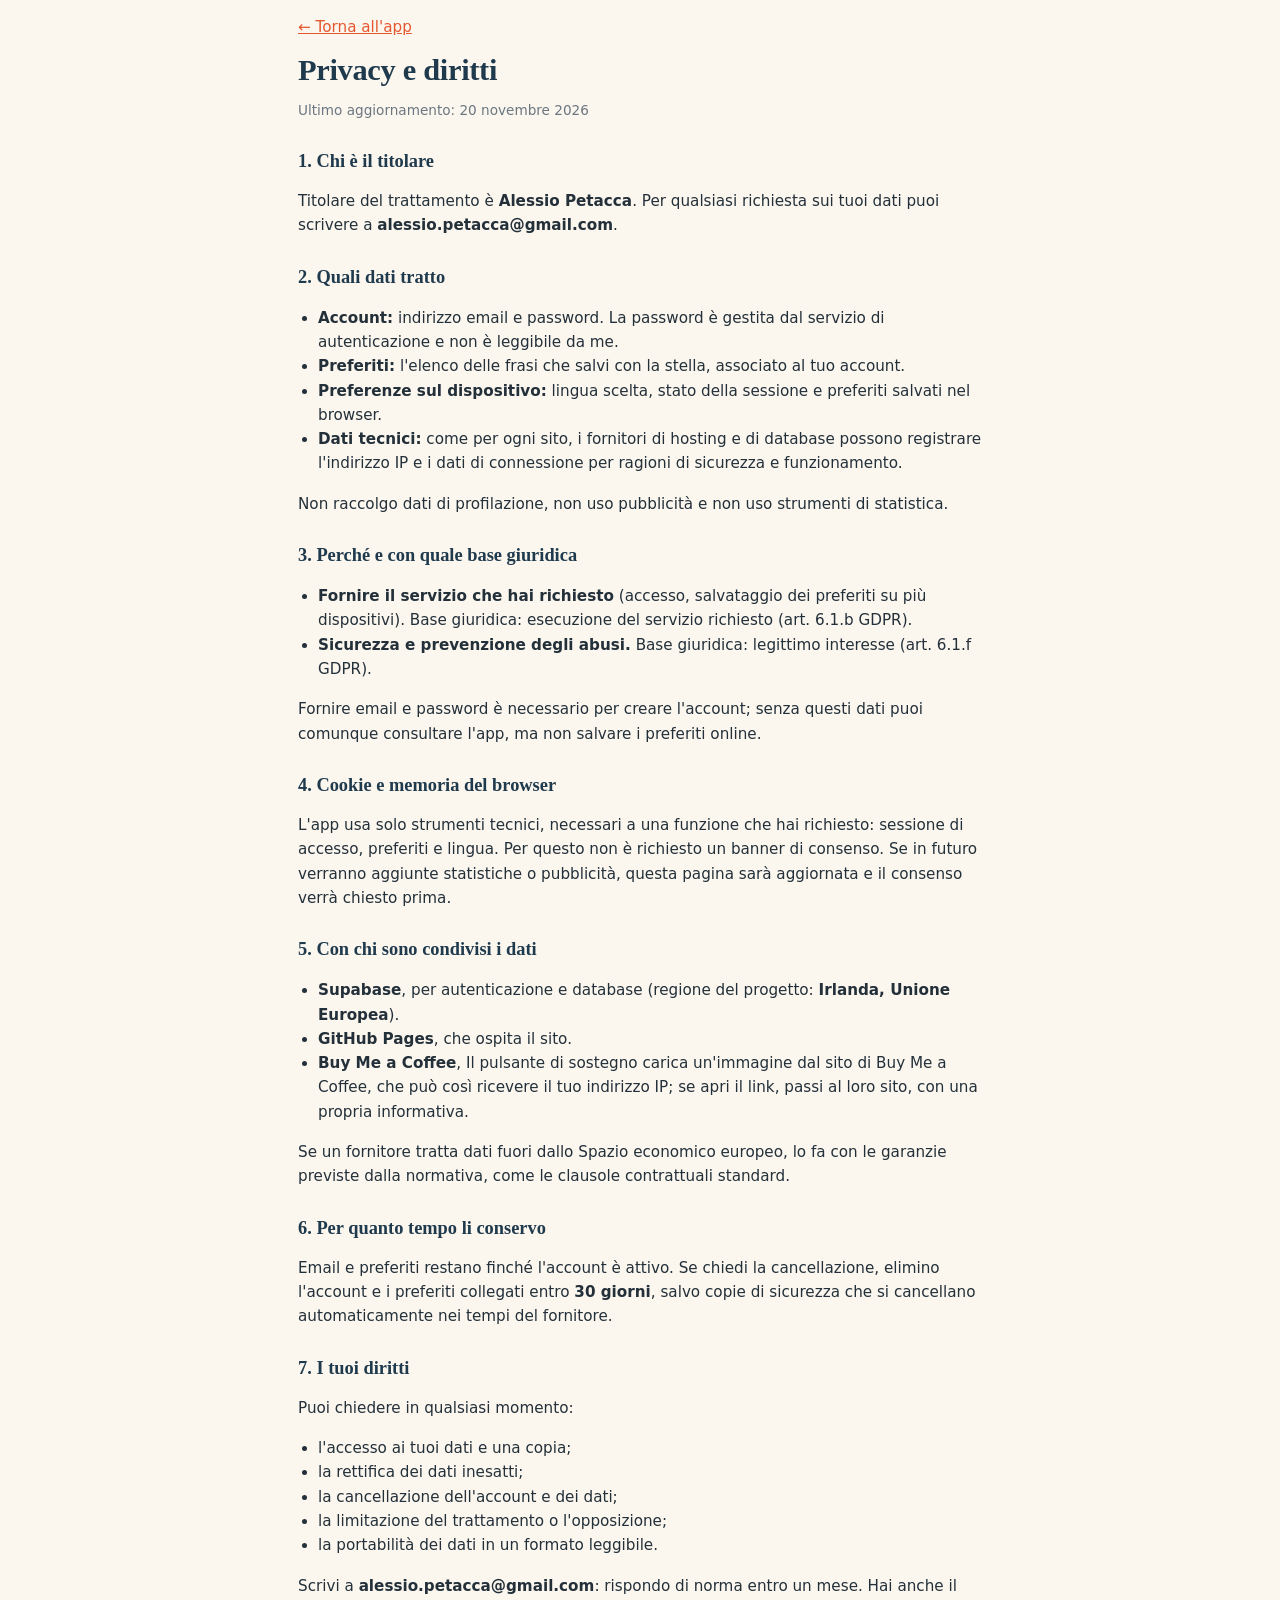
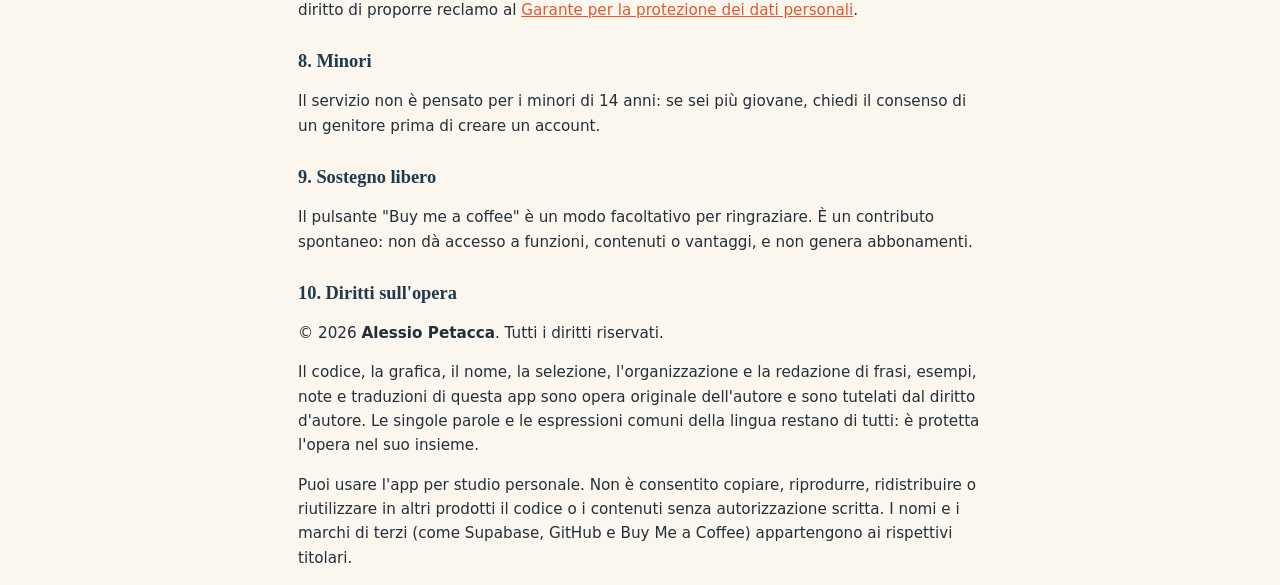
<file: privacy.html>
<!doctype html>
<html lang="it">
<head>
<meta charset="utf-8">
<meta name="viewport" content="width=device-width, initial-scale=1">
<title>Privacy e diritti –English in the Pocket</title>
<link rel="stylesheet" href="style.css">
<style>
  .legal h1 { max-width: none; margin-bottom: 6px; }
  .legal h2 { font: 700 1.15rem/1.3 Georgia, "Times New Roman", serif; color: var(--ink); margin: 28px 0 8px; }
  .legal p, .legal li { font-size: .95rem; line-height: 1.6; }
  .legal ul { padding-left: 20px; }
  .legal a { color: var(--accent); }
  .legal .meta { color: var(--muted); font-size: .85rem; }
</style>
</head>
<body>
<main class="wrap legal">
  <p><a href="index.html">&larr; Torna all'app</a></p>
  <h1>Privacy e diritti</h1>
  <p class="meta">Ultimo aggiornamento: 20 novembre 2026</p>

  <h2>1. Chi è il titolare</h2>
  <p>Titolare del trattamento è <strong>Alessio Petacca</strong>. Per qualsiasi richiesta sui tuoi dati puoi scrivere a <strong>alessio.petacca@gmail.com</strong>.</p>

  <h2>2. Quali dati tratto</h2>
  <ul>
    <li><strong>Account:</strong> indirizzo email e password. La password è gestita dal servizio di autenticazione e non è leggibile da me.</li>
    <li><strong>Preferiti:</strong> l'elenco delle frasi che salvi con la stella, associato al tuo account.</li>
    <li><strong>Preferenze sul dispositivo:</strong> lingua scelta, stato della sessione e preferiti salvati nel browser.</li>
    <li><strong>Dati tecnici:</strong> come per ogni sito, i fornitori di hosting e di database possono registrare l'indirizzo IP e i dati di connessione per ragioni di sicurezza e funzionamento.</li>
  </ul>
  <p>Non raccolgo dati di profilazione, non uso pubblicità e non uso strumenti di statistica.</p>

  <h2>3. Perché e con quale base giuridica</h2>
  <ul>
    <li><strong>Fornire il servizio che hai richiesto</strong> (accesso, salvataggio dei preferiti su più dispositivi). Base giuridica: esecuzione del servizio richiesto (art. 6.1.b GDPR).</li>
    <li><strong>Sicurezza e prevenzione degli abusi.</strong> Base giuridica: legittimo interesse (art. 6.1.f GDPR).</li>
  </ul>
  <p>Fornire email e password è necessario per creare l'account; senza questi dati puoi comunque consultare l'app, ma non salvare i preferiti online.</p>

  <h2>4. Cookie e memoria del browser</h2>
  <p>L'app usa solo strumenti tecnici, necessari a una funzione che hai richiesto: sessione di accesso, preferiti e lingua. Per questo non è richiesto un banner di consenso. Se in futuro verranno aggiunte statistiche o pubblicità, questa pagina sarà aggiornata e il consenso verrà chiesto prima.</p>

  <h2>5. Con chi sono condivisi i dati</h2>
  <ul>
    <li><strong>Supabase</strong>, per autenticazione e database (regione del progetto: <strong>Irlanda, Unione Europea</strong>).</li>
    <li><strong>GitHub Pages</strong>, che ospita il sito.</li>
    <li><strong>Buy Me a Coffee</strong>, Il pulsante di sostegno carica un'immagine dal sito di Buy Me a Coffee, che può così ricevere il tuo indirizzo IP; se apri il link, passi al loro sito, con una propria informativa.</li>
  </ul>
  <p>Se un fornitore tratta dati fuori dallo Spazio economico europeo, lo fa con le garanzie previste dalla normativa, come le clausole contrattuali standard.</p>

  <h2>6. Per quanto tempo li conservo</h2>
  <p>Email e preferiti restano finché l'account è attivo. Se chiedi la cancellazione, elimino l'account e i preferiti collegati entro <strong>30 giorni</strong>, salvo copie di sicurezza che si cancellano automaticamente nei tempi del fornitore.</p>

  <h2>7. I tuoi diritti</h2>
  <p>Puoi chiedere in qualsiasi momento:</p>
  <ul>
    <li>l'accesso ai tuoi dati e una copia;</li>
    <li>la rettifica dei dati inesatti;</li>
    <li>la cancellazione dell'account e dei dati;</li>
    <li>la limitazione del trattamento o l'opposizione;</li>
    <li>la portabilità dei dati in un formato leggibile.</li>
  </ul>
  <p>Scrivi a <strong>alessio.petacca@gmail.com</strong>: rispondo di norma entro un mese. Hai anche il diritto di proporre reclamo al <a href="https://www.garanteprivacy.it" target="_blank" rel="noopener noreferrer">Garante per la protezione dei dati personali</a>.</p>

  <h2>8. Minori</h2>
  <p>Il servizio non è pensato per i minori di 14 anni: se sei più giovane, chiedi il consenso di un genitore prima di creare un account.</p>

  <h2>9. Sostegno libero</h2>
  <p>Il pulsante "Buy me a coffee" è un modo facoltativo per ringraziare. È un contributo spontaneo: non dà accesso a funzioni, contenuti o vantaggi, e non genera abbonamenti.</p>

  <h2>10. Diritti sull'opera</h2>
  <p>&copy; 2026 <strong>Alessio Petacca</strong>. Tutti i diritti riservati.</p>
  <p>Il codice, la grafica, il nome, la selezione, l'organizzazione e la redazione di frasi, esempi, note e traduzioni di questa app sono opera originale dell'autore e sono tutelati dal diritto d'autore. Le singole parole e le espressioni comuni della lingua restano di tutti: è protetta l'opera nel suo insieme.</p>
  <p>Puoi usare l'app per studio personale. Non è consentito copiare, riprodurre, ridistribuire o riutilizzare in altri prodotti il codice o i contenuti senza autorizzazione scritta. I nomi e i marchi di terzi (come Supabase, GitHub e Buy Me a Coffee) appartengono ai rispettivi titolari.</p>
</main>
</body>
</html>
</file>
<file: style.css>
/* ========== Variabili ========== */

:root{
  --bg:#fbf6ee;--card:#fffdf9;--text:#23303a;--muted:#6b7780;--line:#eadfce;
  --ink:#1f3a4d;--accent:#e4572e;--soft:#f6ece0;--star:#f0a000;--mark:#ffe08a;
  --radius:18px;
}
@media (prefers-color-scheme:dark){
  :root{--bg:#141c24;--card:#1d2833;--text:#eef1f4;--muted:#9fb0bf;--line:#2c3947;
        --ink:#eaf1f7;--accent:#ff7a57;--soft:#243241;--star:#ffbe3d;--mark:#6b5513;}
}

/* ========== Base ========== */

*{box-sizing:border-box}
html{-webkit-text-size-adjust:100%}
body{margin:0;background:var(--bg);color:var(--text);
  font:16px/1.5 system-ui,-apple-system,"Segoe UI",Roboto,sans-serif}
.wrap{max-width:720px;margin:0 auto;padding:0 18px}

/* ========== Intestazione ========== */

.top{position:sticky;top:0;z-index:10;background:var(--bg);padding:18px 0 12px;border-bottom:1px solid var(--line)}
.hero { display: flex; align-items: flex-end; gap: 22px; }
.hero svg { flex: none; height: clamp(28px, 9vw, 44px); width: auto; }
@media (max-width:500px){
  .hero{gap:12px}
  .hero img{width:46px;height:auto}
  h1{max-width:9em}
}
.kicker{margin:0;font-size:.74rem;letter-spacing:.14em;text-transform:uppercase;color:var(--accent);font-weight:700}
h1{margin:2px 0 0;font:700 1.9rem/1.05 Georgia,"Iowan Old Style","Times New Roman",serif;color:var(--ink);letter-spacing:-.01em}
h1 span{font-style:italic;font-weight:400;color:var(--accent)}

/* Ricerca e schede Tutte/Preferite */

.search{margin-top:14px;position:relative}
#q{width:100%;padding:12px 44px 12px 16px;border:1.5px dashed var(--line);border-radius:999px;background:var(--card);color:var(--text);font-size:1rem;-webkit-appearance:none;appearance:none}
#q::-webkit-search-cancel-button,#q::-webkit-search-decoration{-webkit-appearance:none;display:none}
.clear{position:absolute;right:10px;top:50%;transform:translateY(-50%);border:0;background:none;border-radius:0;color:#5aa9ff;width:30px;height:30px;cursor:pointer;font-size:1.1rem;line-height:1;padding:0;-webkit-tap-highlight-color:transparent}
.clear:hover{color:#8cc4ff}
#q:focus{outline:none;border:1.5px solid var(--accent)}
.tabs{display:inline-flex;margin-top:12px;background:var(--soft);border-radius:999px;padding:3px}
.tab{border:0;background:transparent;color:var(--muted);padding:7px 16px;border-radius:999px;font-size:.9rem;font-weight:600;cursor:pointer}
.tab.active{background:var(--card);color:var(--ink);box-shadow:0 1px 3px rgba(0,0,0,.12)}
.tabs{max-width:100%}
@media (max-width:480px){.tab{padding:7px 12px;font-size:.85rem}}
.tab{transition:background .15s ease,color .15s ease,transform .1s ease,box-shadow .15s ease}
@media (hover:hover){
  .tab:not(.active):hover{color:var(--ink);background:color-mix(in srgb,var(--card) 55%,transparent)}
  .tab.active:hover{box-shadow:0 2px 6px rgba(0,0,0,.18)}
  .tab:active{transform:scale(.95)}
}

/* Accesso (visibile solo se Supabase è attivo) */

.auth{font-size:.8rem;text-align:right;margin-left:auto;align-self:flex-start}
.auth button{border:1.5px solid var(--line);background:var(--card);color:var(--text);border-radius:999px;padding:6px 12px;cursor:pointer;font-size:.8rem}
.status{color:var(--muted);font-size:.88rem;margin:16px 2px 8px;min-height:1.2em}

/* ========== pannello Login in piccolo (alto a dx) ========== */

.auth .btn-login{display:inline-flex;align-items:center;gap:8px;border:0;cursor:pointer;
  padding:8px 16px;border-radius:999px;font:600 .85rem/1 system-ui,sans-serif;color:#fff;
  background:linear-gradient(135deg,#5ab4ff,#2f80ed);box-shadow:0 2px 8px rgba(47,128,237,.35);
  transition:transform .15s,box-shadow .15s,filter .15s}
.auth .btn-login:hover{transform:translateY(-1px);box-shadow:0 4px 14px rgba(47,128,237,.45);filter:brightness(1.05)}
.auth .btn-login:active{transform:none}
.btn-login .av{display:grid;place-items:center;width:20px;height:20px;border-radius:50%;background:rgba(255,255,255,.28);font-size:.72rem}
.dlg{border:0;padding:0;border-radius:22px;background:var(--card);color:var(--text);width:min(92vw,380px);box-shadow:0 20px 60px rgba(0,0,0,.35)}
.dlg::backdrop{background:rgba(10,20,35,.55);backdrop-filter:blur(3px)}
.dlg form{padding:24px 22px 20px}
.dlg h2{margin:0 0 6px;font:700 1.35rem/1.2 Georgia,"Times New Roman",serif;color:var(--ink)}
.dlg-sub{margin:0 0 6px;color:var(--muted);font-size:.9rem}
.dlg label{display:block;margin-top:12px;font-size:.78rem;font-weight:700;color:var(--muted)}
.dlg input{display:block;width:100%;margin-top:6px;padding:12px 14px;border:1.5px solid var(--line);border-radius:12px;background:var(--bg);color:var(--text);font-size:16px}
.dlg input:focus{outline:none;border-color:#2f80ed;box-shadow:0 0 0 3px rgba(47,128,237,.2)}
.dlg-msg{min-height:1.3em;margin:12px 0 0;font-size:.85rem}
.dlg-msg.err{color:#d6336c}
.dlg-msg.ok{color:#1f9d6b}
.dlg-actions{display:flex;gap:10px;justify-content:flex-end;margin-top:14px}
.btn-primary,.btn-ghost{border:0;cursor:pointer;padding:10px 18px;border-radius:999px;font:600 .9rem/1 system-ui,sans-serif}
.btn-primary{color:#fff;background:linear-gradient(135deg,#5ab4ff,#2f80ed);box-shadow:0 2px 8px rgba(47,128,237,.35)}
.btn-primary:disabled{opacity:.6;cursor:default}
.btn-ghost{background:var(--soft);color:var(--text)}
.dlg-switch{margin:16px 0 0;text-align:center;font-size:.85rem;color:var(--muted)}
.link{border:0;background:none;padding:0;color:#2f80ed;font-weight:700;cursor:pointer}
.acct-menu button { display: flex; align-items: center; white-space: nowrap; }
@media (prefers-color-scheme:dark){ .link{color:#7cc4ff} }


/* ========== Schermata di login a tutto schermo (Login Obbligatorio) ========== */
.dlg-brand{display:none}
.dlg-kicker{margin:0;font-size:.72rem;letter-spacing:.14em;text-transform:uppercase;color:var(--accent);font-weight:700}
.dlg-logo{margin:4px 0 0;font:700 1.9rem/1.1 Georgia,"Times New Roman",serif;color:var(--ink)}
.dlg-logo em{font-style:italic;font-weight:400;color:var(--accent)}
.dlg-logo img{width:46px;height:auto;vertical-align:middle;margin-left:6px;border-radius:6px}

body.locked .top, body.locked main{visibility:hidden}
body.locked #loginCancel{display:none}
body.locked .dlg{
  width:100vw;max-width:none;height:100dvh;max-height:none;border-radius:0;box-shadow:none;
  background:
    radial-gradient(circle at 15% 10%, rgba(90,180,255,.38), transparent 45%),
    radial-gradient(circle at 88% 92%, rgba(47,128,237,.30), transparent 50%),
    var(--bg);
}
body.locked .dlg[open]{display:grid;place-items:center}
body.locked .dlg form{
  width:min(92vw,400px);background:var(--card);border-radius:24px;
  padding:28px 24px 22px;box-shadow:0 18px 50px rgba(20,60,120,.22);
}
body.locked .dlg-brand{display:block;text-align:center;margin-bottom:18px}
body.locked .dlg h2, body.locked .dlg-sub{text-align:center}
body.locked .dlg-actions{display:block}
body.locked .btn-primary{width:100%;padding:14px 18px;font-size:1rem}


/* ========== Transizione login -> app (rete neurale) ========== */
@keyframes dlgOut{to{opacity:0;transform:scale(1.03);filter:blur(6px)}}
@keyframes formOut{to{opacity:0;transform:scale(.94);filter:blur(5px)}}
@keyframes rise{from{opacity:0;transform:translateY(14px)}to{opacity:1;transform:none}}
@keyframes fadeIn{from{opacity:0}to{opacity:1}}

body.locked .dlg[open] form{animation:rise .5s cubic-bezier(.2,.7,.2,1) both}
body.locked .dlg.morph form{animation:formOut .5s ease forwards}
.dlg.leaving{animation:dlgOut .6s ease forwards}

.neural{position:absolute;inset:0;width:100%;height:100%;pointer-events:none;opacity:0;transition:opacity .5s ease}
.neural.on{opacity:1}

body.unveil .top, body.unveil main{visibility:visible}

body.reveal .top, body.reveal .status{animation:fadeIn .5s ease both}
body.reveal details.cat{animation:rise .55s cubic-bezier(.2,.7,.2,1) both}
body.reveal details.cat:nth-child(1){animation-delay:.05s}
body.reveal details.cat:nth-child(2){animation-delay:.11s}
body.reveal details.cat:nth-child(3){animation-delay:.17s}
body.reveal details.cat:nth-child(4){animation-delay:.23s}
body.reveal details.cat:nth-child(5){animation-delay:.29s}
body.reveal details.cat:nth-child(6){animation-delay:.35s}
body.reveal details.cat:nth-child(7){animation-delay:.41s}
body.reveal details.cat:nth-child(8){animation-delay:.47s}

@media (prefers-reduced-motion:reduce){
  .dlg.leaving, body.locked .dlg[open] form, body.locked .dlg.morph form,
  body.reveal .top, body.reveal .status, body.reveal details.cat{animation:none}
}

/* ========== Sezioni espandibili ========== */

details.cat{--c:var(--accent);background:var(--card);border:1px solid var(--line);border-radius:var(--radius);margin:12px 0;overflow:hidden;border-left:6px solid var(--c)}
details.cat>summary{list-style:none;cursor:pointer;padding:16px;display:flex;align-items:center;gap:14px}
details.cat>summary::-webkit-details-marker{display:none}
.tile{width:42px;height:42px;border-radius:13px;display:grid;place-items:center;font-size:1.3rem;background:color-mix(in srgb,var(--c) 16%,transparent);flex:none}
.ttl{font-weight:700;color:var(--ink);line-height:1.25}
.n{margin-left:auto;font-size:.78rem;font-weight:700;color:var(--c);background:color-mix(in srgb,var(--c) 14%,transparent);padding:2px 9px;border-radius:999px}
details.cat>summary::after{content:"+";color:var(--muted);font-size:1.4rem;line-height:1;margin-left:4px}
details.cat[open]>summary::after{content:"–"}
.body{border-top:1px dashed var(--line);padding:4px 0 8px}
.sub{margin:14px 18px 2px;font-size:.72rem;letter-spacing:.1em;text-transform:uppercase;color:var(--c);font-weight:700}
details.cat{transition:transform .15s ease, box-shadow .15s ease}
@media (hover:hover){
  details.cat:hover{transform:translateY(-4px);box-shadow:0 4px 14px rgba(0,0,0,.10)}
}
details.cat>summary:hover .tile{background:color-mix(in srgb,var(--c) 24%,transparent)}

.collapse-card {
  display: block;
  margin: 8px 16px 4px auto;
  padding: 8px 14px;
  border: 1px solid var(--line);
  border-radius: 999px;
  background: var(--soft);
  color: var(--c);
  font: inherit;
  font-size: .82rem;
  cursor: pointer;
  transition: background .15s, border-color .15s;
}

.collapse-card:hover {
  background: color-mix(in srgb, var(--c) 26%, transparent);
  box-shadow: 0 0 0 2px color-mix(in srgb, var(--c) 15%, transparent);

}


/* Titoli dei gruppi dentro una sezione: fasce ben visibili */
.sub{
  margin:18px 0 0;
  padding:10px 18px;
  font-size:.82rem;
  background:color-mix(in srgb,var(--c) 12%,transparent);
  border-top:1px solid color-mix(in srgb,var(--c) 30%,transparent);
  border-bottom:1px solid color-mix(in srgb,var(--c) 30%,transparent);
}
.body>.sub:first-child{margin-top:0;border-top:0}


/* ========== Frasi ========== */

.item{padding:12px 18px;display:grid;grid-template-columns:1fr auto;gap:2px 8px}
.item+.item{border-top:1px solid var(--line)}
.sub+.item{border-top:0}
.en{font-weight:700;font-size:1.06rem;color:var(--ink)}
.it{grid-column:1;color:var(--text)}
.ex{grid-column:1;margin-top:6px;padding:8px 12px;background:var(--soft);border-radius:12px;font-size:.92rem}
.ex em{display:block;font-style:normal;font-weight:600}
.ex span{color:var(--muted)}
.note{grid-column:1/-1;margin-top:6px;font-size:.84rem;color:var(--muted)}
.note::before{content:"💡 "}
.acts{grid-column:2;grid-row:1/3;display:flex;gap:2px;align-items:flex-start}
.ic{border:0;background:transparent;font-size:1.25rem;cursor:pointer;padding:5px 7px;border-radius:10px;color:var(--muted);line-height:1}
.ic:hover{background:var(--soft)}
.ic.on{color:var(--star)}
mark{background:var(--mark);color:inherit;border-radius:3px;padding:0 1px}

/* ========== Stati vuoti e piè di pagina ========== */

.empty{text-align:center;color:var(--muted);padding:44px 10px}
.foot{color:var(--muted);font-size:.78rem;text-align:center;margin:30px 0 44px}

/* Tastiera virtuale App*/

:focus-visible{outline:2px solid var(--accent);outline-offset:3px}
#q:focus-visible{outline:none}


/* ===== Menu account: cambio lingua / Esci ===== */
.auth{position:relative;flex-shrink:0}
.acct-menu{position:absolute;right:0;top:calc(100% + 6px);min-width:210px;padding:6px;background:var(--card);border:1px solid var(--line);border-radius:14px;box-shadow:0 10px 30px rgba(20,60,120,.18);z-index:20}
.acct-menu[hidden]{display:none}
.acct-menu button{display:block;width:100%;padding:10px 12px;border:0;border-radius:10px;background:none;font:inherit;text-align:left;cursor:pointer}
.acct-menu button:hover{background:var(--soft)}
.auth .btn-login{display:inline-flex;align-items:center;justify-content:center;flex-wrap:nowrap;white-space:nowrap;width:max-content;min-width:max-content}
.auth .btn-login>*{flex-shrink:0}

/*Support me - Buy me a coffee*/

.statusrow {
  display: flex;
  align-items: center;
  justify-content: space-between;
  gap: 12px;
  margin: 16px 2px 8px;
}
.statusrow .status { margin: 0; }

.bmc-link { flex: none; line-height: 0; transition: transform .15s ease; }
@media (hover: hover) { .bmc-link:hover { transform: translateY(-4px); } }
.bmc-link:active { transform: scale(.95); }


/** Comportamento LOcked GUest senza accesso a Preferiti **/
#list .fav-lock {
  position: relative;
  display: grid;
  place-items: center;
  min-height: 380px;
  padding: 28px 18px;
  overflow: hidden;
  border: 1px solid var(--line);
  border-radius: 20px;
  background: var(--card);
}

#list .fav-lock-preview {
  position: absolute;
  inset: 20px;
  display: grid;
  grid-template-rows: repeat(3, 1fr);
  gap: 18px;
  filter: blur(6px);
  opacity: .5;
  pointer-events: none;
}

#list .fav-lock-preview > div {
  border: 1px solid var(--muted);
  border-radius: 16px;
  background:
    linear-gradient(var(--muted), var(--muted))
      20px 22px / 55% 12px no-repeat,
    linear-gradient(var(--muted), var(--muted))
      20px 48px / 80% 9px no-repeat,
    var(--soft);
}

#list .fav-lock-message {
  position: relative;
  z-index: 1;
  width: min(100%, 380px);
  padding: 28px 22px;
  text-align: center;
  border: 1px solid var(--line);
  border-radius: 20px;
  background: var(--card);
  box-shadow: 0 12px 40px rgba(0, 0, 0, .22);
}

#list .fav-lock-message::before {
  content: "";
  display: block;
  width: 42px;
  height: 42px;
  margin: 0 auto 16px;
  background: var(--muted);
  -webkit-mask: url("data:image/svg+xml,%3Csvg xmlns='http://www.w3.org/2000/svg' viewBox='0 0 24 24'%3E%3Cg fill='none' stroke='black' stroke-width='2' stroke-linecap='round'%3E%3Crect x='4' y='10' width='16' height='12' rx='3'/%3E%3Cpath d='M8 10V6a4 4 0 0 1 8 0v4M12 15v3'/%3E%3C/g%3E%3C/svg%3E") center / contain no-repeat;
  mask: url("data:image/svg+xml,%3Csvg xmlns='http://www.w3.org/2000/svg' viewBox='0 0 24 24'%3E%3Cg fill='none' stroke='black' stroke-width='2' stroke-linecap='round'%3E%3Crect x='4' y='10' width='16' height='12' rx='3'/%3E%3Cpath d='M8 10V6a4 4 0 0 1 8 0v4M12 15v3'/%3E%3C/g%3E%3C/svg%3E") center / contain no-repeat;
}

#list .fav-lock-message p {
  margin: 0 0 20px;
  line-height: 1.6;
}






/*** FOOTER ***/

.site-foot{
  margin-top:24px; padding:12px 16px calc(12px + env(safe-area-inset-bottom));
  border-top:1px solid rgba(128,128,128,.25);
  text-align:center; font-size:.78rem; line-height:1.4;
  color:var(--muted,#6b7280);
}
.site-foot nav{display:flex; flex-wrap:wrap; justify-content:center; gap:8px; margin-bottom:8px}
.site-foot nav a{
  display:inline-flex; align-items:center; gap:6px;
  color:inherit; text-decoration:none;
  padding:6px 14px;
  border:1px solid rgba(128,128,128,.45);
  border-radius:999px;
  background:transparent;
  transition:background .15s, border-color .15s, color .15s;
}
.site-foot nav a:hover,
.site-foot nav a:focus-visible{
  color:var(--accent,#7a02f2);
  border-color:var(--accent,#7a02f2);
  background:rgba(13, 20, 104, 0.08);
  text-decoration:none;
}
.site-foot small{display:block; font-size:.72rem; opacity:.8}
.site-foot .foot-support{display:inline-flex; align-items:center; gap:6px}
.site-foot .foot-support img{height:28px; width:auto; display:block}
</file>
